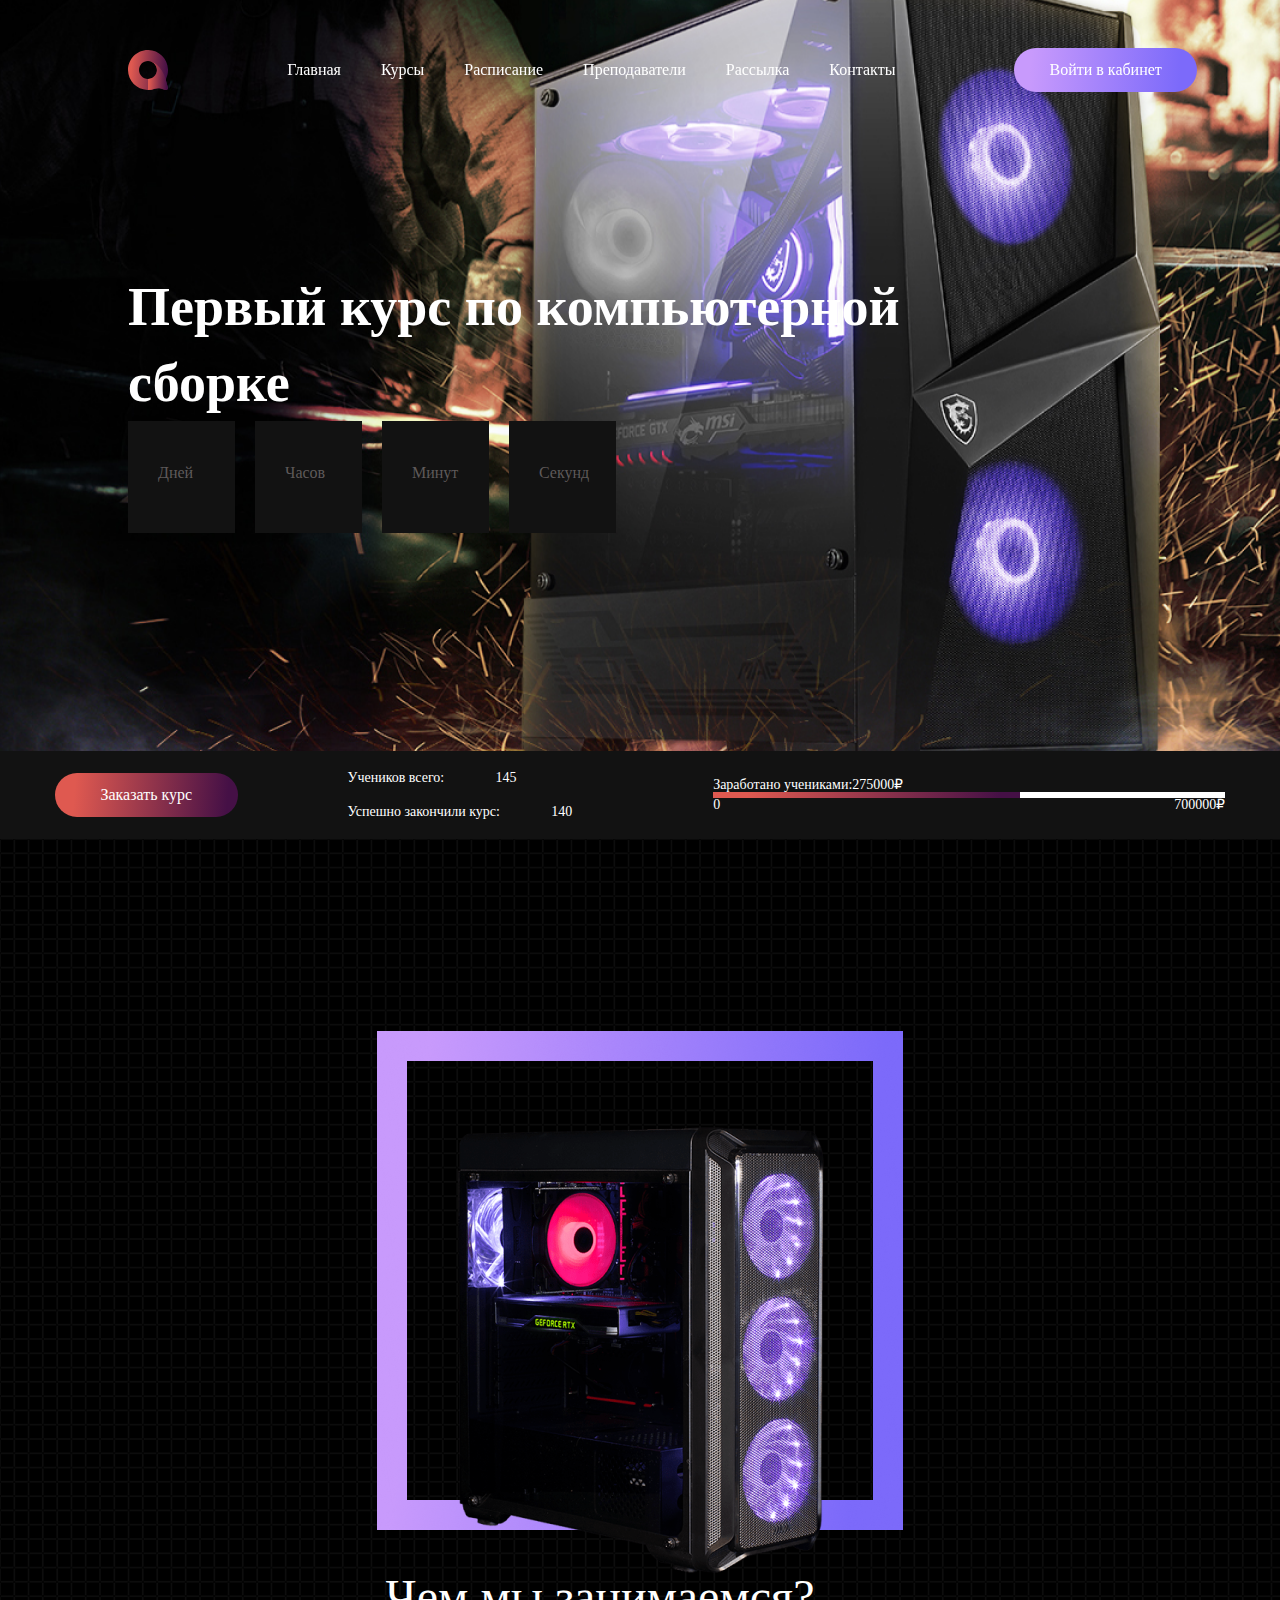
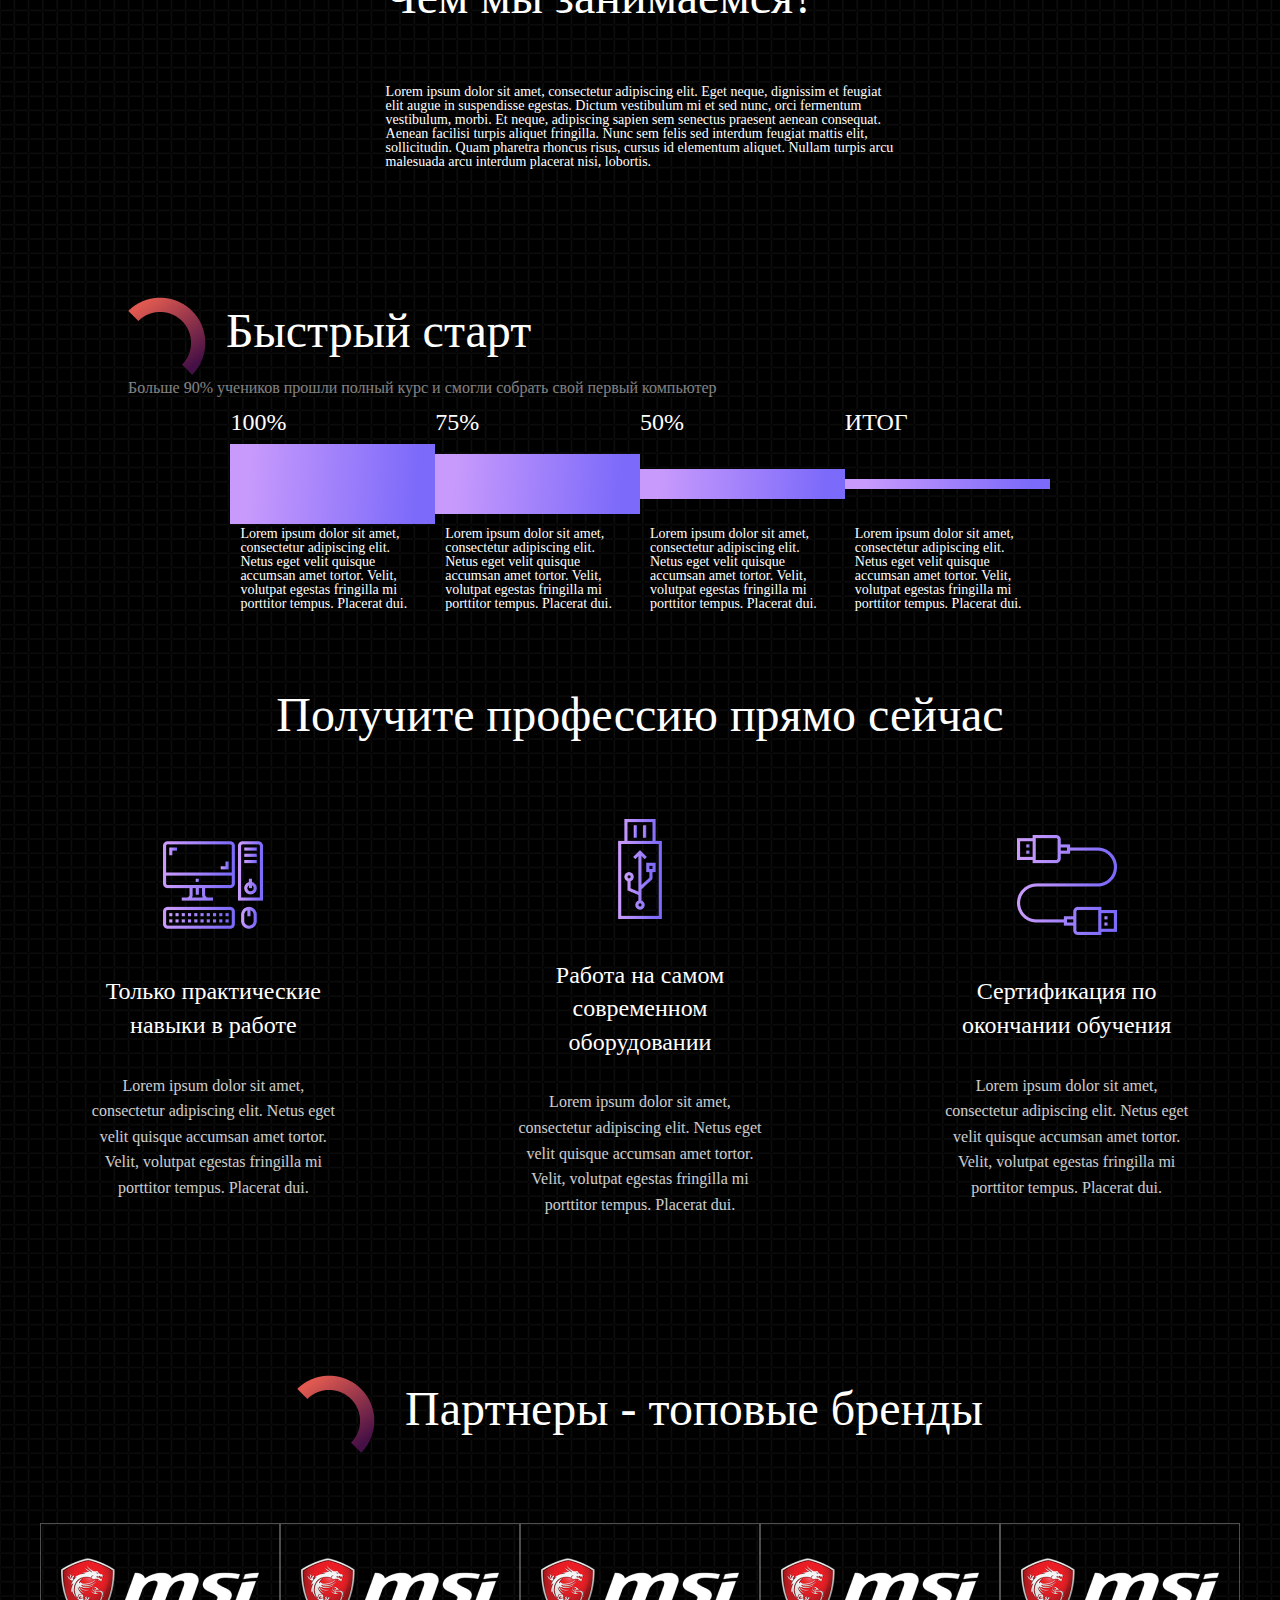
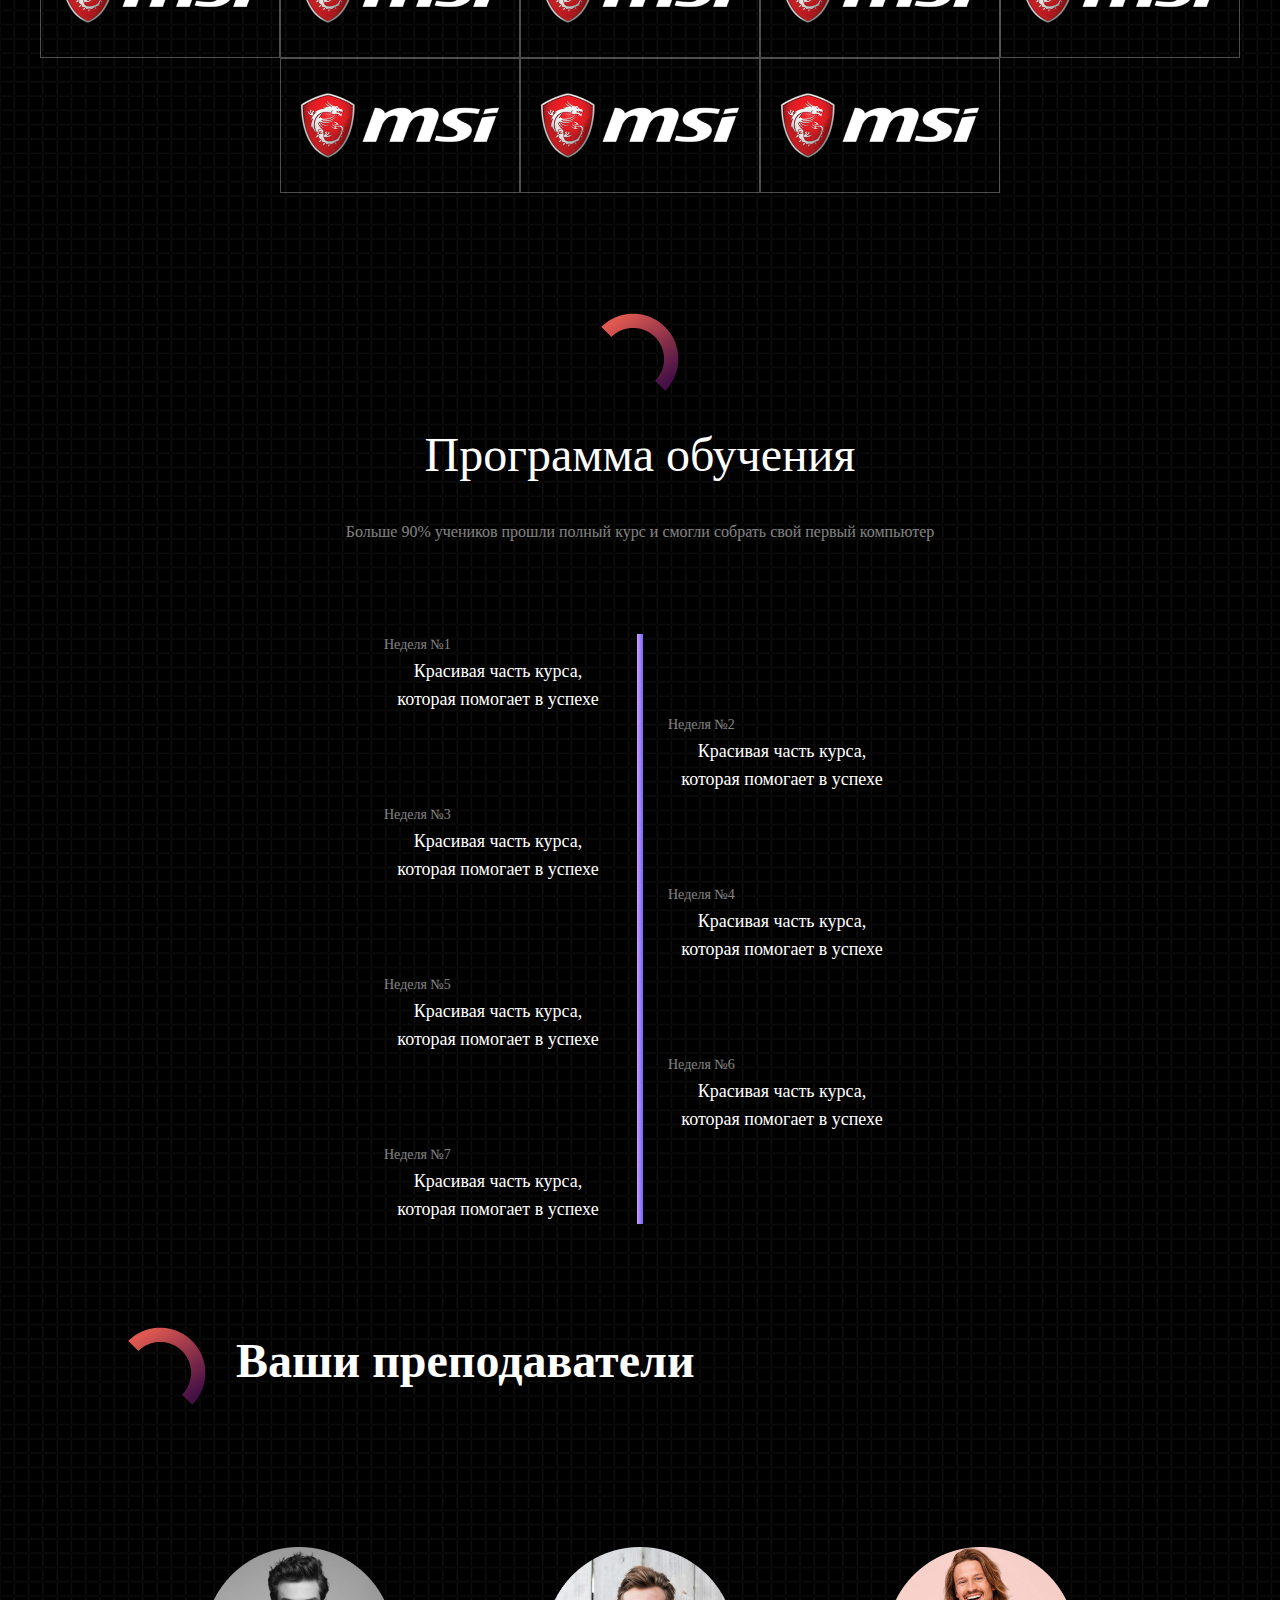
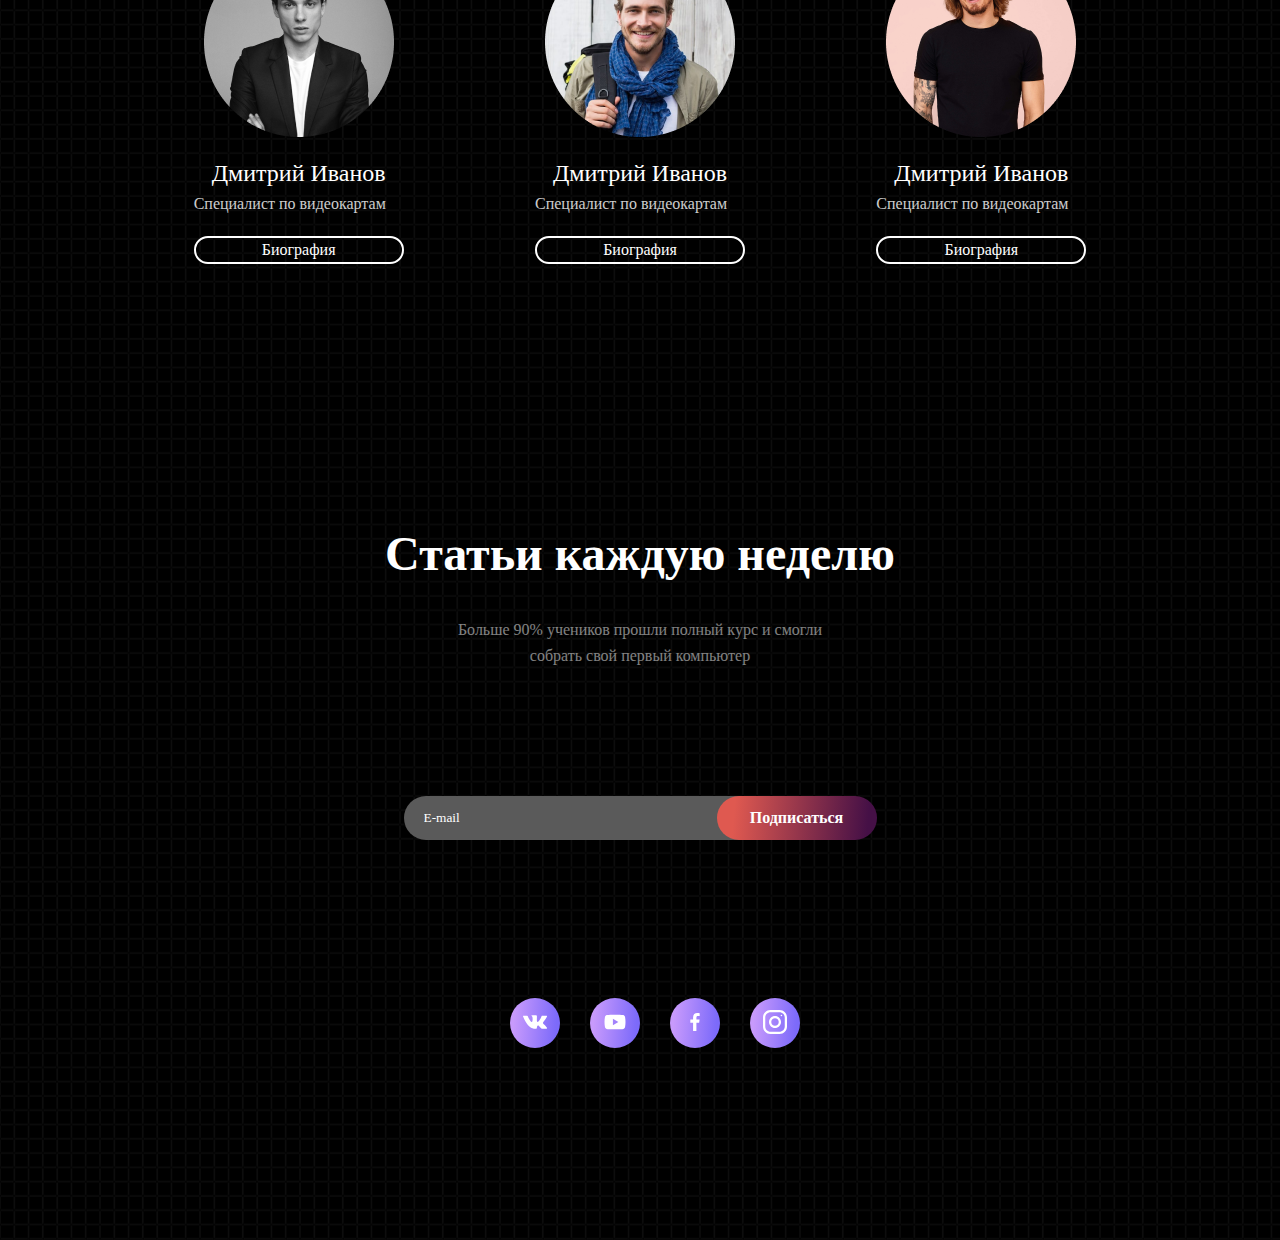
<file: index.html>
<!DOCTYPE html>
<html lang="en">
<head>
    <meta charset="UTF-8">
    <meta http-equiv="X-UA-Compatible" content="IE=edge">
    <meta name="viewport" content="width=device-width, initial-scale=1.0">
    <title>COURSE-WEBSITE-LAYOUT</title>
    <link rel="stylesheet" href="css/style.css">
</head>
<body>
    <div class="wrapper">
        <header class="header">
            <div class="container">
                    <div class="header__burger">
                        <span></span>
                    </div>
                    <div class="logo">
                        <img src="img/icons/Group.svg" alt="">
                    </div>
                    <nav class="header__menu">
                    <ul class="header__list">
                        <div class="cabinet-clone">
                            <a href="#">Войти в кабинет</a>
                        </div>
                        <li><a href="#">Главная</a></li>
                        <li><a href="#">Курсы</a></li>
                        <li><a href="#">Расписание</a></li>
                        <li><a href="#">Преподаватели</a></li>
                        <li><a href="#">Рассылка</a></li>
                        <li><a href="#">Контакты</a></li>
                    </ul>
                    </nav>
                    <div class="cabinet">
                        <a href="#">Войти в кабинет</a>
                    </div>
            </div>
        </header>
        <div class="content">
            <div class="main-1">
                <div class="main-1__timer">
                <h2>Первый курс 
                    по компьютерной сборке
                </h2>
                <div class="countdown">
                    <div class="time-section">
                        <span class="count" id="days"></span>
                        <span class="units">Дней</span>
                    </div>
                    <div class="time-section">
                        <span class="count" id="hours"></span>
                        <span class="units">Часов</span>
                    </div>
                    <div class="time-section">
                        <span class="count" id="minutes"></span>
                        <span class="units">Минут</span>
                    </div>
                    <div class="time-section">
                        <span class="count" id="seconds"></span>
                        <span class="units">Секунд</span>
                    </div>
                </div>
                </div>
                <div class="main-1__bottom">
                    <div class="main-1__course">
                        <a href="#">Заказать курс</a>
                    </div>
                    <div class="main-1__students">
                        <div>Учеников всего:<span id = "students-all"></span></div>
                        <div>Успешно закончили курс:<span id = "students-done"></span></div>
                    </div>
                    <div class="main-1__earned">
                        <span>Заработано учениками:</span><span id = "students-earned"></span><span>₽</span>
                        <div class="main-1__earned-line">
                            <div class="main-1__earned-line-color"></div>
                        </div>
                        <div class="main-1__million-wrap">
                            <span>0</span>
                            <div>
                                <span id = "main-1__million"></span><span>₽</span>
                            </div>
                        </div>
                    </div>
                </div>
            </div>
            <div class="main-2">
                <div class="main-2__about">
                    <div class="main-2__about-img">
                        <img src="img/about__img.png" alt="">
                    </div>
                    <div class="main-2__about-text">
                        <h2>Чем мы занимаемся?</h2>
                        <p>Lorem ipsum dolor sit amet, consectetur adipiscing elit. Eget neque, dignissim et feugiat elit augue in suspendisse egestas. Dictum vestibulum mi et sed nunc, orci fermentum vestibulum, morbi. Et neque, adipiscing sapien sem senectus praesent aenean consequat. Aenean facilisi turpis aliquet fringilla. Nunc sem felis sed interdum feugiat mattis elit, sollicitudin. Quam pharetra rhoncus risus, cursus id elementum aliquet. Nullam turpis arcu malesuada arcu interdum placerat nisi, lobortis. 
                        </p>
                    </div>
                </div>
                <div class="main-2__fast-start">
                    <div class="main-2__fast-start-title">
                        <h2><span><img class="rotation-circle" src="img/Ellipse 1 (Stroke).png" alt=""></span>Быстрый старт</h2>
                        <p>Больше 90% учеников прошли полный курс и смогли собрать свой первый компьютер</p>
                    </div>
                    <div class="graph">
                        <div>
                            <span class="graph-proc">100%</span>
                            <span class="graph__part-1 graph-all"></span>
                            <p>Lorem ipsum dolor sit amet, consectetur adipiscing elit. Netus eget velit quisque accumsan amet tortor. Velit, volutpat egestas fringilla mi porttitor tempus. Placerat dui.
                            </p>
                        </div>
                        <div>
                            <span class="graph-proc">75%</span>
                            <span class="graph__part-2 graph-all"></span>
                            <p>Lorem ipsum dolor sit amet, consectetur adipiscing elit. Netus eget velit quisque accumsan amet tortor. Velit, volutpat egestas fringilla mi porttitor tempus. Placerat dui.
                            </p>
                        </div>
                        <div>
                            <span class="graph-proc">50%</span>
                            <span class="graph__part-3 graph-all"></span>
                            <p>Lorem ipsum dolor sit amet, consectetur adipiscing elit. Netus eget velit quisque accumsan amet tortor. Velit, volutpat egestas fringilla mi porttitor tempus. Placerat dui.
                            </p>
                        </div>
                        <div>
                            <span class="graph-proc">ИТОГ</span>
                            <span class="graph__part-4 graph-all"></span>
                            <p>Lorem ipsum dolor sit amet, consectetur adipiscing elit. Netus eget velit quisque accumsan amet tortor. Velit, volutpat egestas fringilla mi porttitor tempus. Placerat dui.
                            </p>
                        </div>
                    </div>
                </div>
                <div class="get-profession">
                    <h2>Получите профессию прямо сейчас</h2>
                    <div class="get-profession-container">
                        <div class="practice">
                            <img class="get-profession-animation" src="img/icon-1.png" alt="">
                            <h3>Только практические
                                навыки в работе
                            </h3>
                            <p>Lorem ipsum dolor sit amet, consectetur adipiscing elit. Netus eget velit quisque accumsan amet tortor. Velit, volutpat egestas fringilla mi porttitor tempus. Placerat dui.
                            </p>
                        </div>
                        <div class="equipment">
                            <img class="get-profession-animation" src="img/icon-2.png" alt="">
                            <h3>Работа на самом
                                современном оборудовании
                            </h3>
                            <p>Lorem ipsum dolor sit amet, consectetur adipiscing elit. Netus eget velit quisque accumsan amet tortor. Velit, volutpat egestas fringilla mi porttitor tempus. Placerat dui.
                            </p>
                        </div>
                        <div class="certification">
                            <img class="get-profession-animation" src="img/icon-3.png" alt="">
                            <h3>Сертификация
                                по окончании обучения
                            </h3>
                            <p>Lorem ipsum dolor sit amet, consectetur adipiscing elit. Netus eget velit quisque accumsan amet tortor. Velit, volutpat egestas fringilla mi porttitor tempus. Placerat dui.
                            </p>
                        </div>
                    </div>
                </div>
                <div class="partners">
                    <h2><span><img class="rotation-circle" src="img/Ellipse 1 (Stroke).png" alt=""></span>Партнеры - топовые бренды</h2>
                    <ul class="partners-list">
                        <li class="partners-item"><img src="img/msi.png" alt=""></li>
                        <li class="partners-item"><img src="img/msi.png" alt=""></li>
                        <li class="partners-item"><img src="img/msi.png" alt=""></li>
                        <li class="partners-item"><img src="img/msi.png" alt=""></li>
                        <li class="partners-item"><img src="img/msi.png" alt=""></li>
                        <li class="partners-item"><img src="img/msi.png" alt=""></li>
                        <li class="partners-item"><img src="img/msi.png" alt=""></li>
                        <li class="partners-item"><img src="img/msi.png" alt=""></li>
                    </ul>
                </div>
                <div class="training-program">
                    <h2><span><img class="rotation-circle" src="img/Ellipse 1 (Stroke).png" alt=""></span>Программа обучения</h2>
                    <p>Больше 90% учеников прошли полный курс и смогли собрать свой первый компьютер</p>
                    <div class="training-program-tree">
                        <ul class="tree-list">
                            <li>
                                <h4>Неделя №1</h4>
                                <p>Красивая часть курса,
                                    которая помогает в успехе
                                </p>
                            </li>
                            <li>
                                <h4>Неделя №2</h4>
                                <p>Красивая часть курса,
                                    которая помогает в успехе
                                </p>
                            </li>
                            <li>
                                <h4>Неделя №3</h4>
                                <p>Красивая часть курса,
                                    которая помогает в успехе
                                </p>
                            </li>
                            <li>
                                <h4>Неделя №4</h4>
                                <p>Красивая часть курса,
                                    которая помогает в успехе
                                </p>
                            </li>
                            <li>
                                <h4>Неделя №5</h4>
                                <p>Красивая часть курса,
                                    которая помогает в успехе
                                </p>
                            </li>
                            <li>
                                <h4>Неделя №6</h4>
                                <p>Красивая часть курса,
                                    которая помогает в успехе
                                </p>
                            </li>
                            <li>
                                <h4>Неделя №7</h4>
                                <p>Красивая часть курса,
                                    которая помогает в успехе
                                </p>
                            </li>
                        </ul>
                    </div>
                </div>
                <div class="teachers">
                    <h2><span><img class="rotation-circle" src="img/Ellipse 1 (Stroke).png" alt=""></span>Ваши преподаватели</h2>
                    <ul class="teachers-list">
                        <li class="teachers-item">
                            <a href="#" class="teachers-link">
                                <div class="teachers-img"><img src="img/teachers1.png" alt=""></div>
                                <h5 class="teachers-name">Дмитрий Иванов</h5>
                                <span class="teachers-specialization">Специалист по видеокартам</span>
                                <span class="teachers-biography">Биография</span>
                            </a>
                        </li>
                        <li class="teachers-item">
                            <a href="#" class="teachers-link">
                                <div class="teachers-img"><img src="img/teachers2.png" alt=""></div>
                                <h5 class="teachers-name">Дмитрий Иванов</h5>
                                <span class="teachers-specialization">Специалист по видеокартам</span>
                                <span class="teachers-biography">Биография</span>
                            </a>
                        </li>
                        <li class="teachers-item">
                            <a href="#" class="teachers-link">
                                <div class="teachers-img"><img src="img/teachers3.png" alt=""></div>
                                <h5 class="teachers-name">Дмитрий Иванов</h5>
                                <span class="teachers-specialization">Специалист по видеокартам</span>
                                <span class="teachers-biography">Биография</span>
                            </a>
                        </li>
                    </ul>
                </div>
                <div class="mailing">
                    <h2>Статьи каждую неделю</h2>
                    <p>Больше 90% учеников прошли полный курс и смогли собрать свой первый компьютер</p>
                    <form id = "form" action="#">
                        <input id = "email" type="email" value="E-mail">
                        <input id = "submit" type="submit" value="Подписаться">
                    </form>
                    <ul class="social-list">
                        <li>
                            <a href="#" class="social-link">
                                <img src="img/icons/vk.svg" alt="">
                            </a>
                        </li>
                        <li>
                            <a href="#" class="social-link">
                                <img src="img/icons/youtube.svg" alt="">
                            </a>
                        </li>
                        <li>
                            <a href="#" class="social-link">
                                <img src="img/icons/facebook.svg" alt="">
                            </a>
                        </li>
                        <li>
                            <a href="#" class="social-link">
                                <img src="img/icons/instagram.svg" alt="">
                            </a>
                        </li>
                    </ul>
                </div>
            </div>
        </div>
    </div>
    <script src="https://code.jquery.com/jquery-3.6.0.min.js"></script>
    <script src="js/countDown.js"></script>
    <script src="js/countNum.js"></script>
    <script src="js/scrollAnim.js"></script>
    <script src="js/script.js"></script>
</body>
</html>
</file>
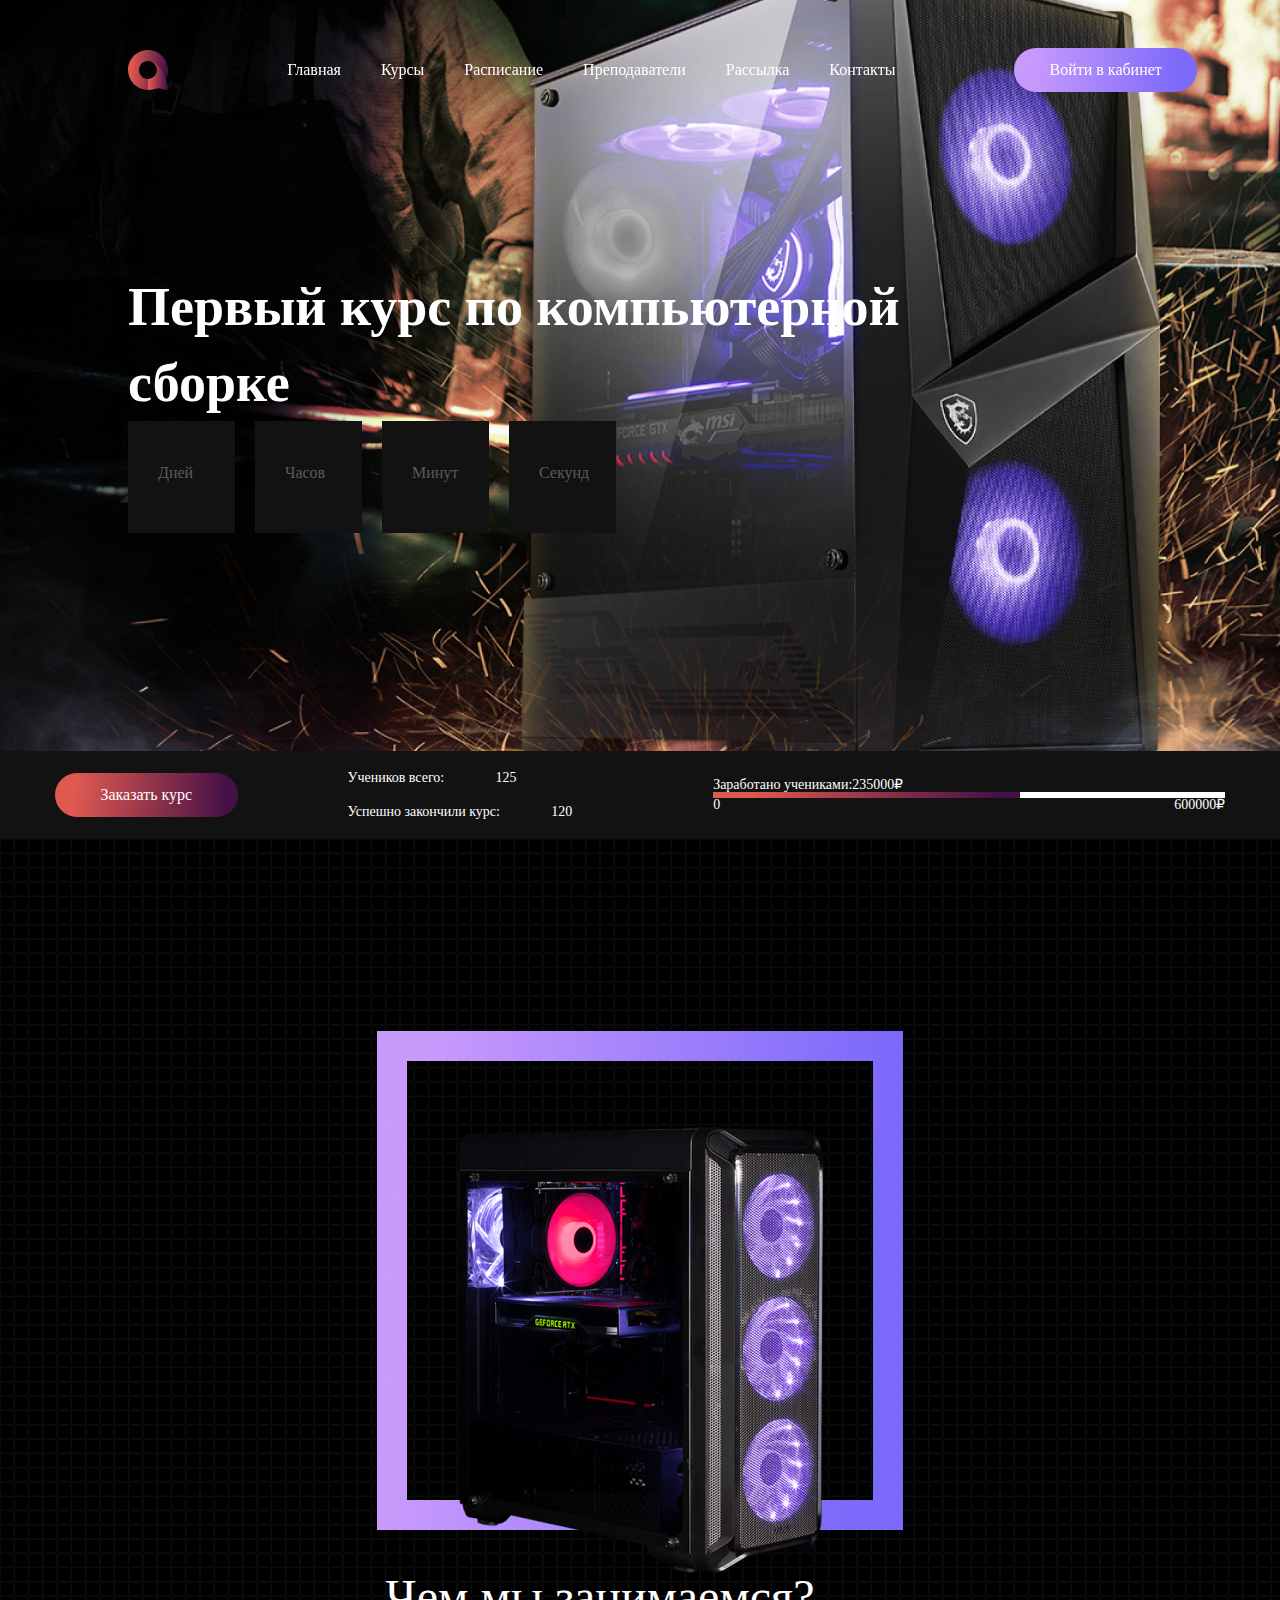
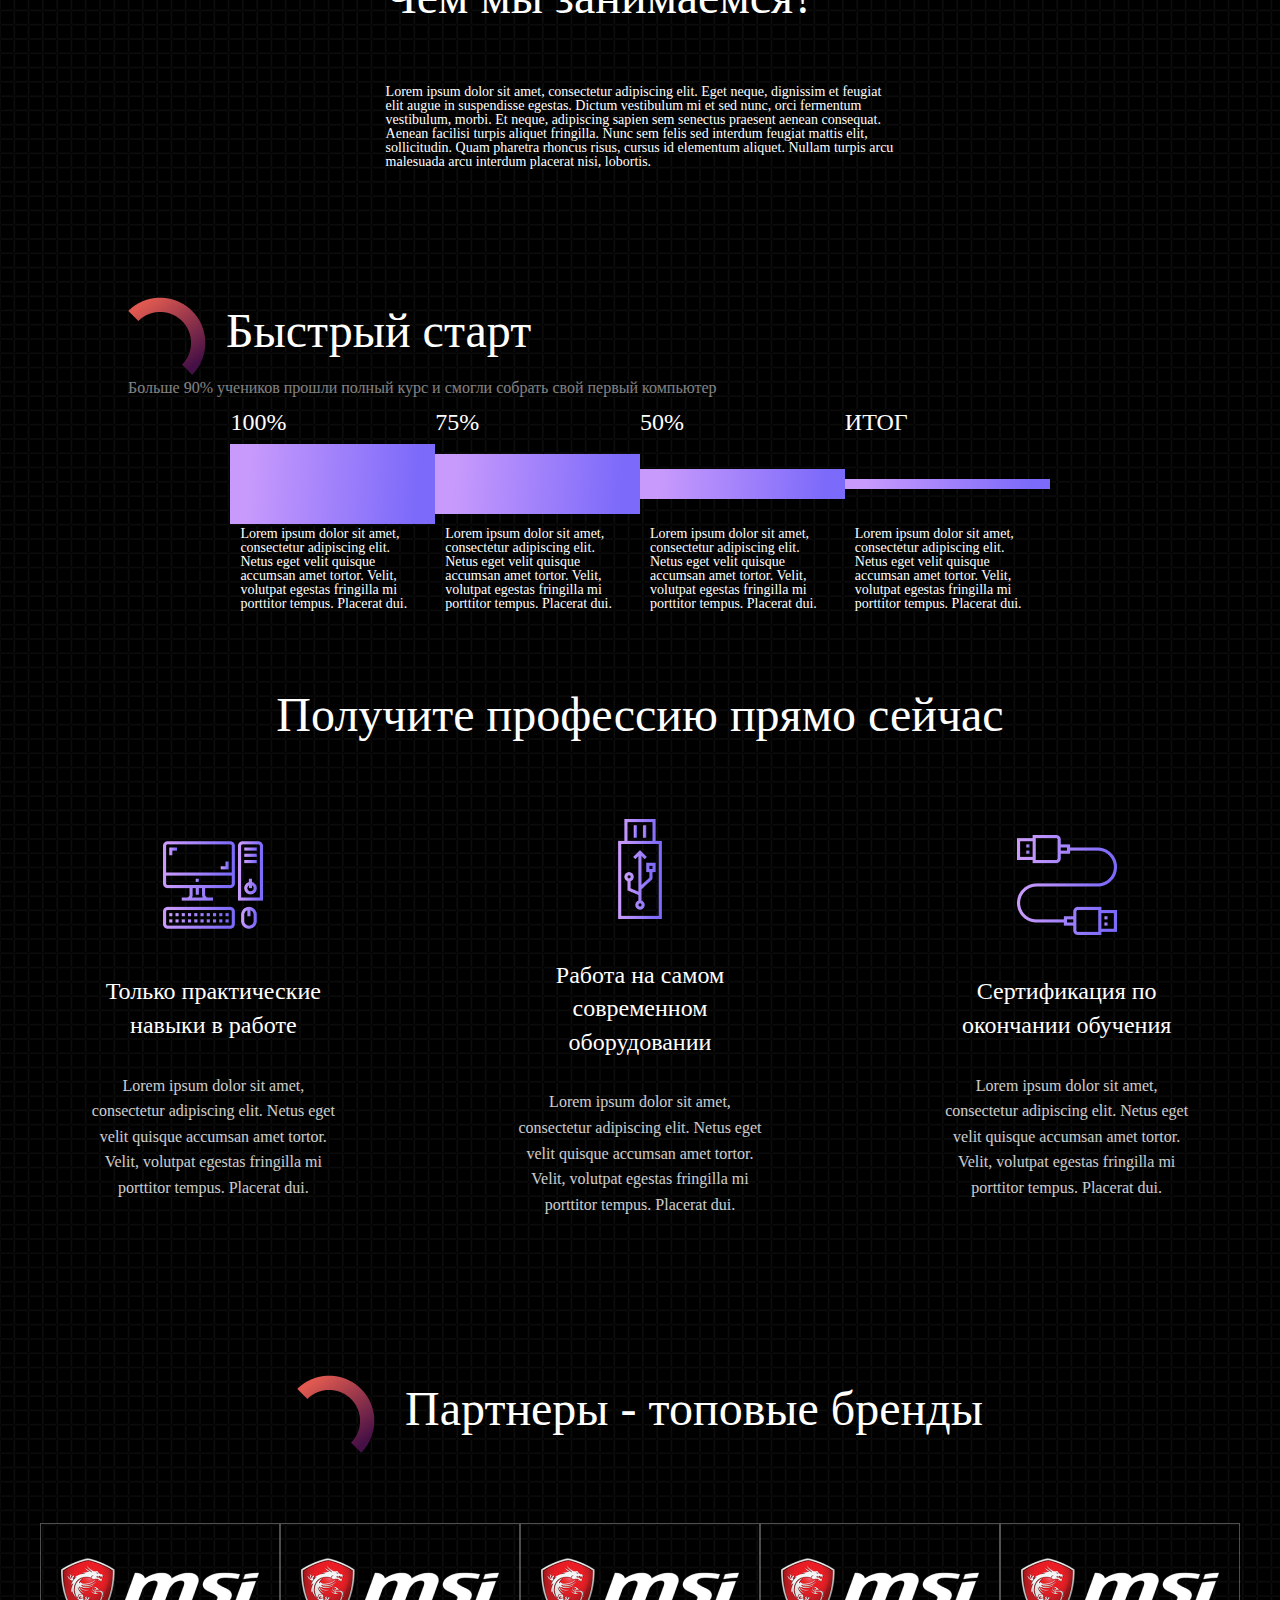
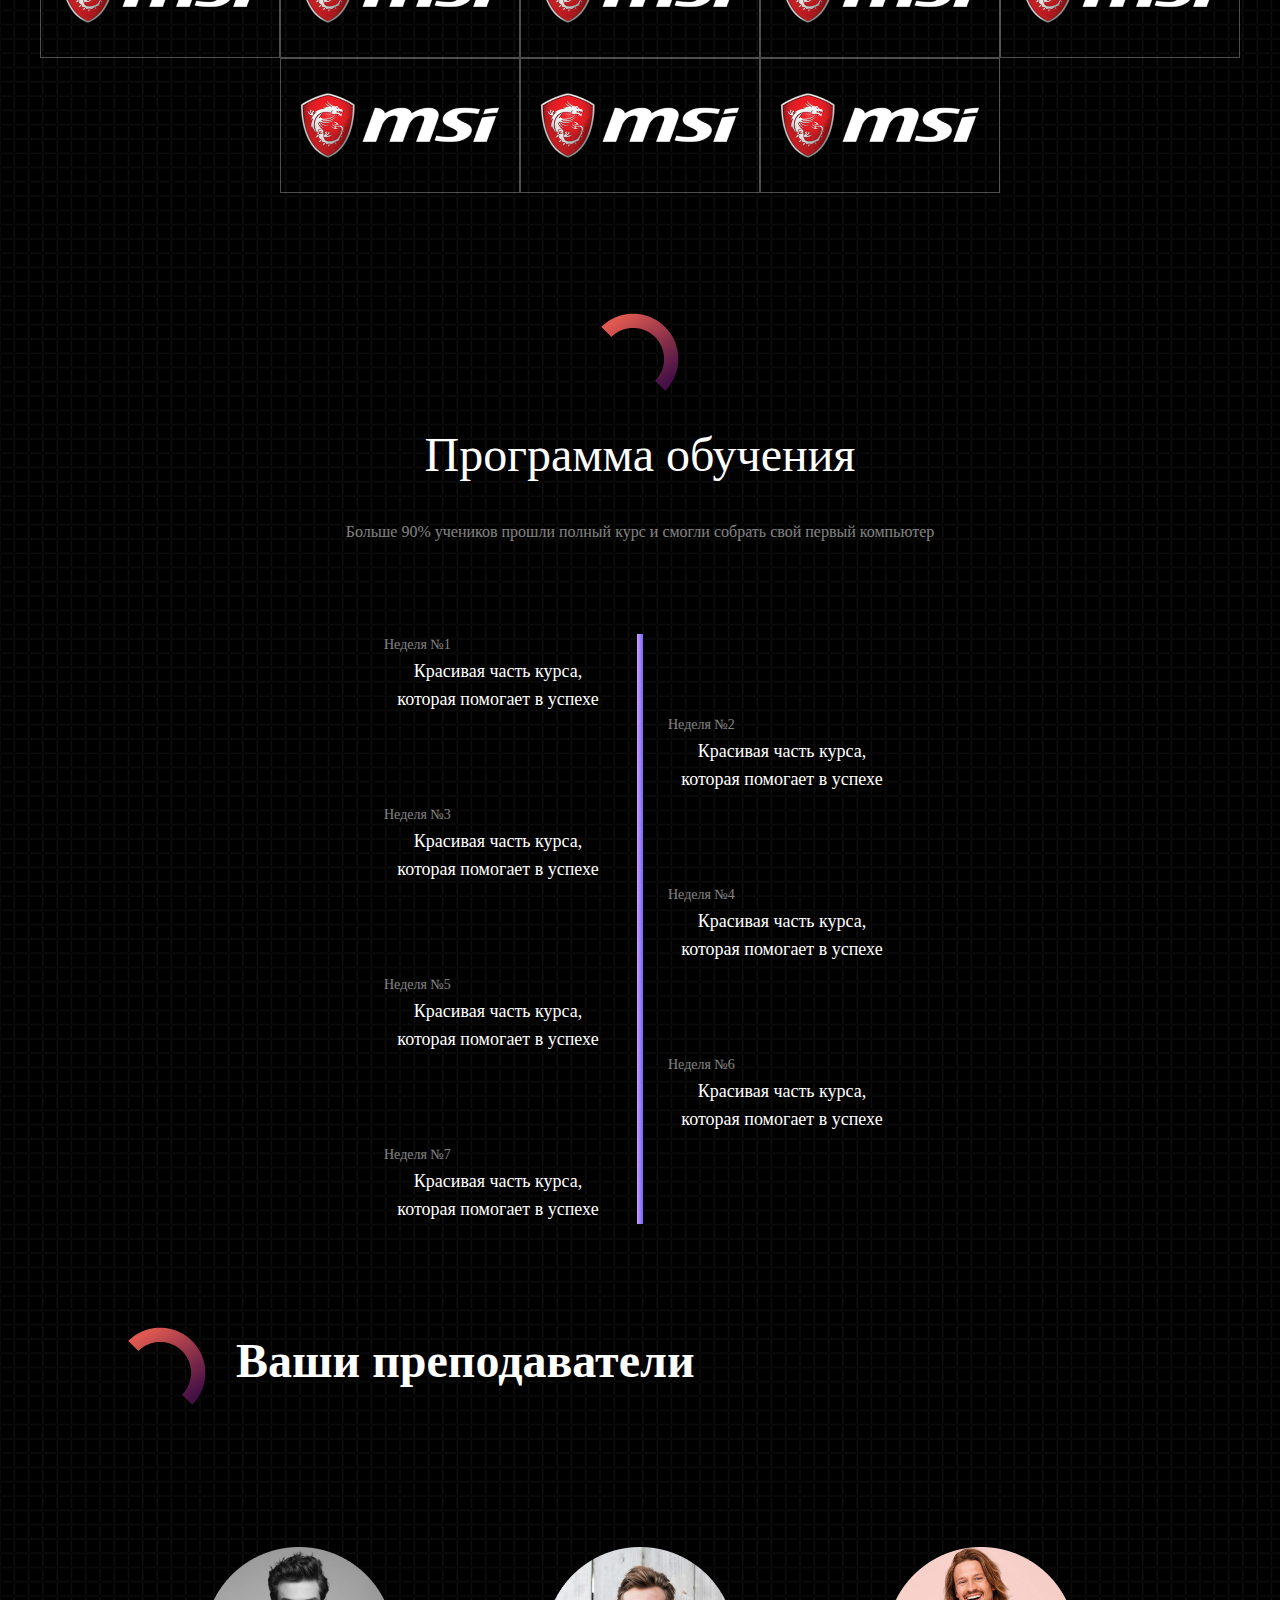
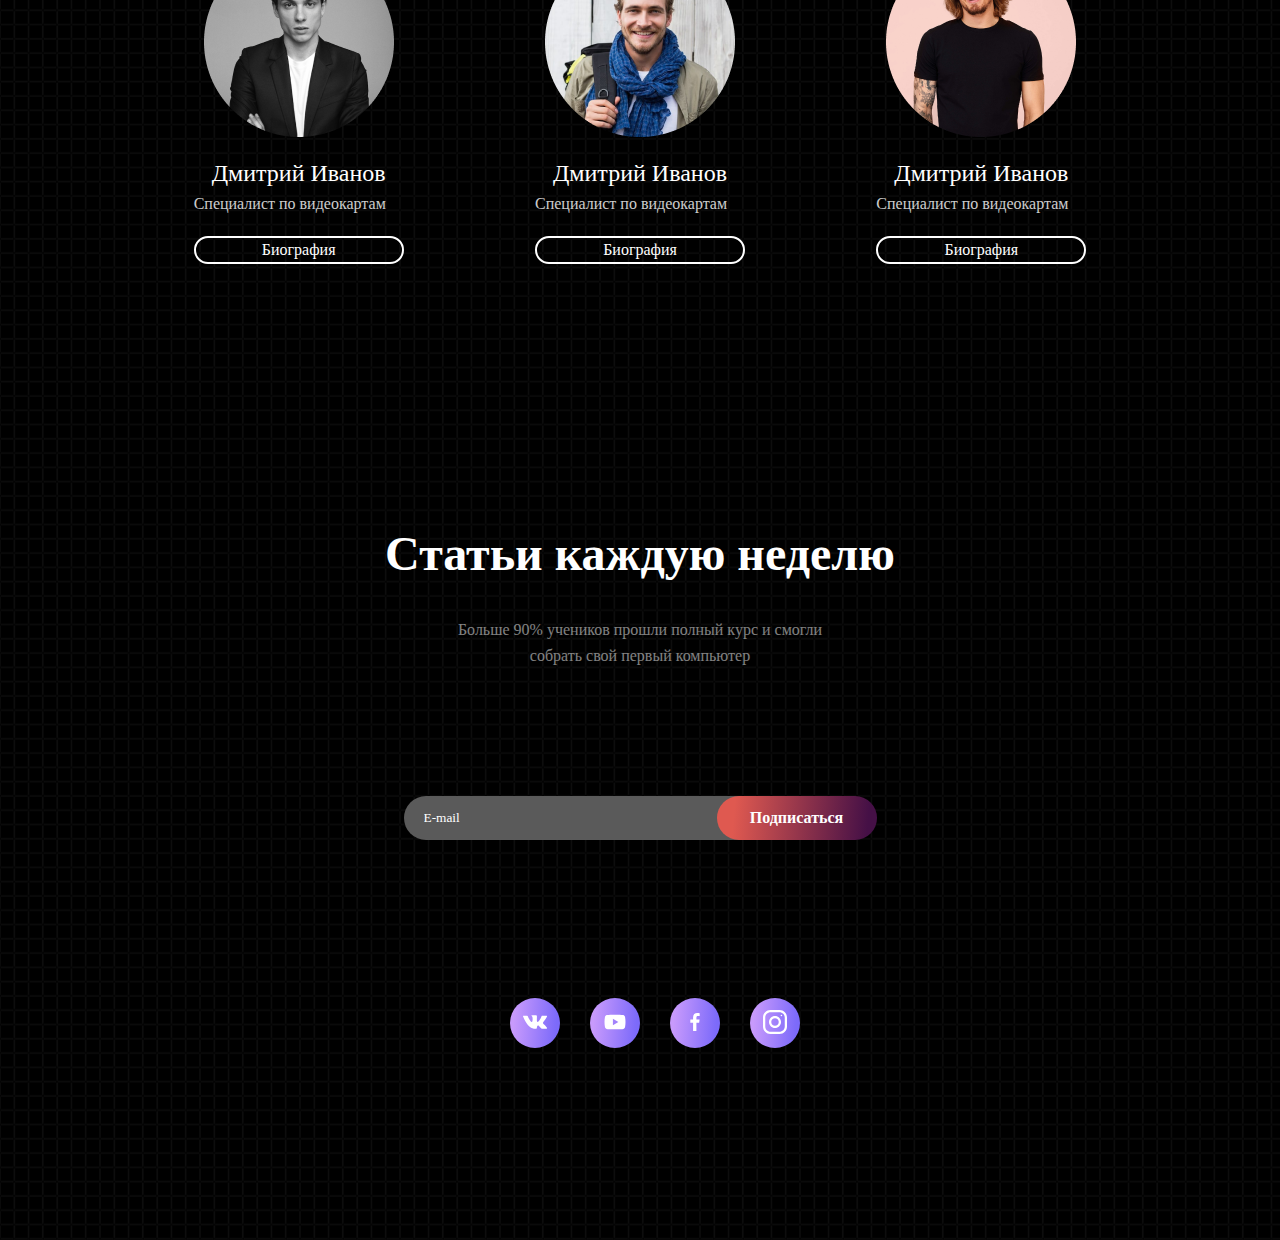
<file: html/index.html>
<!DOCTYPE html>
<html lang="en">
<head>
    <meta charset="UTF-8">
    <meta http-equiv="X-UA-Compatible" content="IE=edge">
    <meta name="viewport" content="width=device-width, initial-scale=1.0">
    <title>COURSE-WEBSITE-LAYOUT</title>
    <link rel="stylesheet" href="../css/style.css">
</head>
<body>
    <div class="wrapper">
        <header class="header">
            <div class="container">
                    <div class="header__burger">
                        <span></span>
                    </div>
                    <div class="logo">
                        <img src="../img/icons/Group.svg" alt="">
                    </div>
                    <nav class="header__menu">
                    <ul class="header__list">
                        <div class="cabinet-clone">
                            <a href="#">Войти в кабинет</a>
                        </div>
                        <li><a href="#">Главная</a></li>
                        <li><a href="#">Курсы</a></li>
                        <li><a href="#">Расписание</a></li>
                        <li><a href="#">Преподаватели</a></li>
                        <li><a href="#">Рассылка</a></li>
                        <li><a href="#">Контакты</a></li>
                    </ul>
                    </nav>
                    <div class="cabinet">
                        <a href="#">Войти в кабинет</a>
                    </div>
            </div>
        </header>
        <div class="content">
            <div class="main-1">
                <div class="main-1__timer">
                <h2>Первый курс 
                    по компьютерной сборке
                </h2>
                <div class="countdown">
                    <div class="time-section">
                        <span class="count" id="days"></span>
                        <span class="units">Дней</span>
                    </div>
                    <div class="time-section">
                        <span class="count" id="hours"></span>
                        <span class="units">Часов</span>
                    </div>
                    <div class="time-section">
                        <span class="count" id="minutes"></span>
                        <span class="units">Минут</span>
                    </div>
                    <div class="time-section">
                        <span class="count" id="seconds"></span>
                        <span class="units">Секунд</span>
                    </div>
                </div>
                </div>
                <div class="main-1__bottom">
                    <div class="main-1__course">
                        <a href="#">Заказать курс</a>
                    </div>
                    <div class="main-1__students">
                        <div>Учеников всего:<span id = "students-all"></span></div>
                        <div>Успешно закончили курс:<span id = "students-done"></span></div>
                    </div>
                    <div class="main-1__earned">
                        <span>Заработано учениками:</span><span id = "students-earned"></span><span>₽</span>
                        <div class="main-1__earned-line">
                            <div class="main-1__earned-line-color"></div>
                        </div>
                        <div class="main-1__million-wrap">
                            <span>0</span>
                            <div>
                                <span id = "main-1__million"></span><span>₽</span>
                            </div>
                        </div>
                    </div>
                </div>
            </div>
            <div class="main-2">
                <div class="main-2__about">
                    <div class="main-2__about-img">
                        <img src="../img/about__img.png" alt="">
                    </div>
                    <div class="main-2__about-text">
                        <h2>Чем мы занимаемся?</h2>
                        <p>Lorem ipsum dolor sit amet, consectetur adipiscing elit. Eget neque, dignissim et feugiat elit augue in suspendisse egestas. Dictum vestibulum mi et sed nunc, orci fermentum vestibulum, morbi. Et neque, adipiscing sapien sem senectus praesent aenean consequat. Aenean facilisi turpis aliquet fringilla. Nunc sem felis sed interdum feugiat mattis elit, sollicitudin. Quam pharetra rhoncus risus, cursus id elementum aliquet. Nullam turpis arcu malesuada arcu interdum placerat nisi, lobortis. 
                        </p>
                    </div>
                </div>
                <div class="main-2__fast-start">
                    <div class="main-2__fast-start-title">
                        <h2><span><img class="rotation-circle" src="../img/Ellipse 1 (Stroke).png" alt=""></span>Быстрый старт</h2>
                        <p>Больше 90% учеников прошли полный курс и смогли собрать свой первый компьютер</p>
                    </div>
                    <div class="graph">
                        <div>
                            <span class="graph-proc">100%</span>
                            <span class="graph__part-1 graph-all"></span>
                            <p>Lorem ipsum dolor sit amet, consectetur adipiscing elit. Netus eget velit quisque accumsan amet tortor. Velit, volutpat egestas fringilla mi porttitor tempus. Placerat dui.
                            </p>
                        </div>
                        <div>
                            <span class="graph-proc">75%</span>
                            <span class="graph__part-2 graph-all"></span>
                            <p>Lorem ipsum dolor sit amet, consectetur adipiscing elit. Netus eget velit quisque accumsan amet tortor. Velit, volutpat egestas fringilla mi porttitor tempus. Placerat dui.
                            </p>
                        </div>
                        <div>
                            <span class="graph-proc">50%</span>
                            <span class="graph__part-3 graph-all"></span>
                            <p>Lorem ipsum dolor sit amet, consectetur adipiscing elit. Netus eget velit quisque accumsan amet tortor. Velit, volutpat egestas fringilla mi porttitor tempus. Placerat dui.
                            </p>
                        </div>
                        <div>
                            <span class="graph-proc">ИТОГ</span>
                            <span class="graph__part-4 graph-all"></span>
                            <p>Lorem ipsum dolor sit amet, consectetur adipiscing elit. Netus eget velit quisque accumsan amet tortor. Velit, volutpat egestas fringilla mi porttitor tempus. Placerat dui.
                            </p>
                        </div>
                    </div>
                </div>
                <div class="get-profession">
                    <h2>Получите профессию прямо сейчас</h2>
                    <div class="get-profession-container">
                        <div class="practice">
                            <img class="get-profession-animation" src="../img/icon-1.png" alt="">
                            <h3>Только практические
                                навыки в работе
                            </h3>
                            <p>Lorem ipsum dolor sit amet, consectetur adipiscing elit. Netus eget velit quisque accumsan amet tortor. Velit, volutpat egestas fringilla mi porttitor tempus. Placerat dui.
                            </p>
                        </div>
                        <div class="equipment">
                            <img class="get-profession-animation" src="../img/icon-2.png" alt="">
                            <h3>Работа на самом
                                современном оборудовании
                            </h3>
                            <p>Lorem ipsum dolor sit amet, consectetur adipiscing elit. Netus eget velit quisque accumsan amet tortor. Velit, volutpat egestas fringilla mi porttitor tempus. Placerat dui.
                            </p>
                        </div>
                        <div class="certification">
                            <img class="get-profession-animation" src="../img/icon-3.png" alt="">
                            <h3>Сертификация
                                по окончании обучения
                            </h3>
                            <p>Lorem ipsum dolor sit amet, consectetur adipiscing elit. Netus eget velit quisque accumsan amet tortor. Velit, volutpat egestas fringilla mi porttitor tempus. Placerat dui.
                            </p>
                        </div>
                    </div>
                </div>
                <div class="partners">
                    <h2><span><img class="rotation-circle" src="../img/Ellipse 1 (Stroke).png" alt=""></span>Партнеры - топовые бренды</h2>
                    <ul class="partners-list">
                        <li class="partners-item"><img src="../img/msi.png" alt=""></li>
                        <li class="partners-item"><img src="../img/msi.png" alt=""></li>
                        <li class="partners-item"><img src="../img/msi.png" alt=""></li>
                        <li class="partners-item"><img src="../img/msi.png" alt=""></li>
                        <li class="partners-item"><img src="../img/msi.png" alt=""></li>
                        <li class="partners-item"><img src="../img/msi.png" alt=""></li>
                        <li class="partners-item"><img src="../img/msi.png" alt=""></li>
                        <li class="partners-item"><img src="../img/msi.png" alt=""></li>
                    </ul>
                </div>
                <div class="training-program">
                    <h2><span><img class="rotation-circle" src="../img/Ellipse 1 (Stroke).png" alt=""></span>Программа обучения</h2>
                    <p>Больше 90% учеников прошли полный курс и смогли собрать свой первый компьютер</p>
                    <div class="training-program-tree">
                        <ul class="tree-list">
                            <li>
                                <h4>Неделя №1</h4>
                                <p>Красивая часть курса,
                                    которая помогает в успехе
                                </p>
                            </li>
                            <li>
                                <h4>Неделя №2</h4>
                                <p>Красивая часть курса,
                                    которая помогает в успехе
                                </p>
                            </li>
                            <li>
                                <h4>Неделя №3</h4>
                                <p>Красивая часть курса,
                                    которая помогает в успехе
                                </p>
                            </li>
                            <li>
                                <h4>Неделя №4</h4>
                                <p>Красивая часть курса,
                                    которая помогает в успехе
                                </p>
                            </li>
                            <li>
                                <h4>Неделя №5</h4>
                                <p>Красивая часть курса,
                                    которая помогает в успехе
                                </p>
                            </li>
                            <li>
                                <h4>Неделя №6</h4>
                                <p>Красивая часть курса,
                                    которая помогает в успехе
                                </p>
                            </li>
                            <li>
                                <h4>Неделя №7</h4>
                                <p>Красивая часть курса,
                                    которая помогает в успехе
                                </p>
                            </li>
                        </ul>
                    </div>
                </div>
                <div class="teachers">
                    <h2><span><img class="rotation-circle" src="../img/Ellipse 1 (Stroke).png" alt=""></span>Ваши преподаватели</h2>
                    <ul class="teachers-list">
                        <li class="teachers-item">
                            <a href="#" class="teachers-link">
                                <div class="teachers-img"><img src="../img/teachers1.png" alt=""></div>
                                <h5 class="teachers-name">Дмитрий Иванов</h5>
                                <span class="teachers-specialization">Специалист по видеокартам</span>
                                <span class="teachers-biography">Биография</span>
                            </a>
                        </li>
                        <li class="teachers-item">
                            <a href="#" class="teachers-link">
                                <div class="teachers-img"><img src="../img/teachers2.png" alt=""></div>
                                <h5 class="teachers-name">Дмитрий Иванов</h5>
                                <span class="teachers-specialization">Специалист по видеокартам</span>
                                <span class="teachers-biography">Биография</span>
                            </a>
                        </li>
                        <li class="teachers-item">
                            <a href="#" class="teachers-link">
                                <div class="teachers-img"><img src="../img/teachers3.png" alt=""></div>
                                <h5 class="teachers-name">Дмитрий Иванов</h5>
                                <span class="teachers-specialization">Специалист по видеокартам</span>
                                <span class="teachers-biography">Биография</span>
                            </a>
                        </li>
                    </ul>
                </div>
                <div class="mailing">
                    <h2>Статьи каждую неделю</h2>
                    <p>Больше 90% учеников прошли полный курс и смогли собрать свой первый компьютер</p>
                    <form id = "form" action="#">
                        <input id = "email" type="email" value="E-mail">
                        <input id = "submit" type="submit" value="Подписаться">
                    </form>
                    <ul class="social-list">
                        <li>
                            <a href="#" class="social-link">
                                <img src="../img/icons/vk.svg" alt="">
                            </a>
                        </li>
                        <li>
                            <a href="#" class="social-link">
                                <img src="../img/icons/youtube.svg" alt="">
                            </a>
                        </li>
                        <li>
                            <a href="#" class="social-link">
                                <img src="../img/icons/facebook.svg" alt="">
                            </a>
                        </li>
                        <li>
                            <a href="#" class="social-link">
                                <img src="../img/icons/instagram.svg" alt="">
                            </a>
                        </li>
                    </ul>
                </div>
            </div>
        </div>
    </div>
    <script src="https://code.jquery.com/jquery-3.6.0.min.js"></script>
    <script src="../js/countDown.js"></script>
    <script src="../js/countNum.js"></script>
    <script src="../js/scrollAnim.js"></script>
    <script src="../js/script.js"></script>
</body>
</html>
</file>
<file: css/style.css>
/*Обнуление*/
*{padding: 0;margin: 0;border: 0;}
*,*:before,*:after{-moz-box-sizing: border-box;-webkit-box-sizing: border-box;box-sizing: border-box;}
:focus,:active{outline: none;}
a:focus,a:active{outline: none;}
nav,footer,header,aside{display: block;}
html,body{height:100%;width:100%;font-size:100%;line-height:1;font-size:14px;-ms-text-size-adjust:100%;-moz-text-size-adjust:100%;-webkit-text-size-adjust:100%;}
input,button,textarea{font-family:inherit;}
input::-ms-clear{display: none;}
button{cursor: pointer;}
button::-moz-focus-inner {padding:0;border:0;}
a,a:visited{text-decoration: none;}
a:hover{text-decoration: none;}
ul li{list-style: none;}
img{vertical-align: top;}
h1,h2,h3,h4,h5,h6{font-size:inherit;font-weight: inherit;}
/*--------------------*/
.wrapper{
    max-width: 1920px;
    margin: 0 auto;
    color: #fff;
}

.header {
    position: fixed;
    z-index: 50;
    width: 100%;
    left: 0;
    top: 0;
}
.header::before{
    content: "";
    position: absolute;
    top: 0;
    left: 0;
    width: 100%;
    height: 100%;
    z-index: 2;
}
.container {
    padding: 48px 3% 0px 5%;
    display: flex;
    align-items: center;
    justify-content: space-around;
    flex-wrap: wrap;
}
.header__burger {
    display: none;
}
.logo {
    position: relative;
    z-index: 3;
    padding: 0 20px;
}
.header__menu {
    position: relative;
    z-index: 2;
}
.header__list {
    display: flex;
    align-items: center;
    justify-content: space-between;
    flex-wrap: wrap;
}
.header__list li{
    padding: 10px;
    margin: 0px 20px 0px 0px;
}
.header__list li a{
    color: #fff;
    font-weight: 400;
    font-size: 16px;
    line-height: 150%;
}
.cabinet {
    position: relative;
    z-index: 2;
    background: linear-gradient(94.26deg, #C89AFC 9.51%, #7C6AFA 90.23%);
    width: 183px;
    height: 44px;
    border-radius: 50px;
    text-align: center;
    padding: 10px 0px 0px 0px;
}
.cabinet-clone{
    display: none;
}
.cabinet a{
    font-weight: 400;
    font-size: 16px;
    line-height: 150%;
    color: #fff;
}
.cabinet-clone a{
    display: none;
}
@media (max-width: 1000px) {
    body.lock{
        overflow: hidden;
    }
    .cabinet-clone {
        position: relative;
        z-index: 2;
        background: linear-gradient(94.26deg, #C89AFC 9.51%, #7C6AFA 90.23%);
        width: 183px;
        height: 44px;
        border-radius: 50px;
        text-align: center;
        padding: 10px 0px 0px 0px;
        display: block;
    }
    .cabinet{
        display: none;
    }
    .cabinet-clone a{
        display: block;
        font-weight: 400;
        font-size: 16px;
        line-height: 150%;
        color: #fff;
    }
    .header__menu{
        display: block;
        position: fixed;
        top: 0;
        left: -100%;
        overflow: auto;
        width: 100%;
        height: 100%;
        background-color: #0F0F0F;
        padding: 130px 0px 0px 50px;
        transition: all 0.3s ease;
    }
    .header__menu.active{
        left: 0;
        transition: all 0.3s ease;
    }
    .header__list{
        display: block;
    }
    .header__burger{
        display: block;
        position: relative;
        width: 30px;
        height: 20px;
        z-index: 3;
    }
    .header__burger span{
        position: absolute;
        background-color: #fff;
        width: 100%;
        height: 2px;
        left: 0;
        top: 9px;
        transition: all 0.3s ease;
    }
    .header__burger::before,
    .header__burger::after{
        content: "";
        background-color: #fff;
        position: absolute;
        width: 100%;
        height: 2px;
        left: 0;
        transition: all 0.3s ease;
    }
    .header__burger::before{
        top: 0;
    }
    .header__burger::after{
        bottom: 0;
    }
    .header__burger.active::before{
        transform: rotate(45deg);
        top: 9px;
    }
    .header__burger.active::after{
        transform: rotate(-45deg);
        bottom: 9px;
    }
    .header__burger.active span{
        transform: scale(0);
    }
}

/*-------------------------------------------------------------------------------*/
.content{
    width: auto;
}
.main-1{
    background: url(../img/main-screen__bgc.png) 100% 100% no-repeat;
    background-size: auto;
    padding: 270px 0 0 0;
}
.main-1__timer{
    padding: 0px 0px 0px 10%;
    margin: 0px 0px 218px 0px;
}
.main-1__timer h2{
    display: block;
    max-width: 820px;
    font-weight: 700;
    font-size: 54px;
    line-height: 140%;
}
@media (max-width: 767px) {
    .main-1__timer h2{
    font-size: calc(18px + (46 + 46 * 0.7) * ((100vw - 320px) / 1920));
    }
}
.countdown {
    display: flex;
    flex-wrap: wrap;
}
.time-section {
padding: 20px 30px;
width: 107px;
height: 112px;
background: #121212;
margin-right: 20px;
}
.count {
    color: #fff;
    font-weight: 700;
    font-size: 36px;
    line-height: 140%;
}
.units {
    font-weight: 400;
    font-size: 16px;
    line-height: 140%;
    text-align: center;
    color: #777171c5;
}
@media (max-width: 650px) {
    .time-section {
        padding: 10px 8px;
        width: 70px;
        height: 50px;
        background: #121212;
        margin-right: 5px;
        }
        .count {
            padding-left: 20%;
            font-size: 18px;
            line-height: 90%;
        }
}
@media (max-width: 340px) {
    .time-section {
        padding: 10px 5px;
        width: 50px;
        height: 40px;
        background: #121212;
        margin-right: 5px;
        }
        .count {
            padding-left: 20%;
            font-size: 14px;
            line-height: 90%;
        }
        .units {
            font-weight: 400;
            font-size: 12px;
        }
    }
.main-1__bottom{
    padding: 10px 0px 10px 0px;
    background: #121212;
    display: flex;
    align-items: center;
    justify-content: space-around;
    flex-wrap: wrap;
    width: 100%;
}

.main-1__course{
    background: linear-gradient(94.78deg, #DF5950 11.19%, #451046 93.72%);
    width: 183px;
    height: 44px;
    border-radius: 50px;
    text-align: center;
    padding: 10px 0px 0px 0px;
}
.main-1__course a{
    font-weight: 400;
    font-size: 16px;
    line-height: 150%;
    color: #fff;
}

.main-1__students {
    display: flex;
    flex-direction: column;
    width: 20%;
}
.main-1__students div{
    margin: 10px 0px 10px 0px;
}
.main-1__students div span{
    padding-left: 20%;
}
.main-1__earned {
    width: 40%;
}
.main-1__earned-line {
    height: 6px;
    background-color: #fff;
}
.main-1__earned-line-color{
    height: 6px;
    width: 60%;
    position: relative;
    background: linear-gradient(94.78deg, #DF5950 11.19%, #451046 93.72%);
}
._active{
    animation-name: run;
    animation-duration: 1s;
    animation-timing-function: linear;
}
@keyframes run {
    0%{
        opacity: 0;
        width:  0%;
    }
    100%{
        opacity: 100%;
        width: 100%;
    }
}
#main-1__million{
    
    color: #fff;
}
.main-1__million-wrap{
    display: flex;
    align-items: center;
    justify-content: space-between;
}

/*------------------------------------------------------------------*/

.main-2{
    background: url(../img/bgc.png) 0 0;
    height: auto;
}

.main-2__about{
    display: flex;
    flex-wrap: wrap;
    align-items: center;
    justify-content: space-around;
    padding: 15% 0px 10% 0px;
}
.main-2__about-img{
padding: 0px 10% 0px;
}
.main-2__about-img img{
    max-width: 100%;
}
.main-2__about-text p{
    padding: 0px 10% 0px;
}
.main-2__about-text h2{
    padding: 0px 10% 10%;;
    font-size: 48px;
}
@media (max-width: 767px) {
    .main-2__about-text h2{
    font-size: calc(18px + (46 + 46 * 0.7) * ((100vw - 320px) / 1920));
    }
}
.main-2__about-text p{
    max-width: 636px;
    max-height: 153px;
    
}

/*---------------------------------------------*/
.main-2__fast-start {
    margin: 0 10%;
}
.main-2__fast-start-title span {
    padding: 0px 20px 0px 0px;
}
.main-2__fast-start-title h2{
    line-height: 140%;
    font-size: 48px;
}
@media (max-width: 767px) {
    .main-2__fast-start-title h2{
    font-size: calc(18px + (46 + 46 * 0.7) * ((100vw - 320px) / 1920));
    }
}

.main-2__fast-start-title p{
    font-size: 16px;
    line-height: 160%;
    opacity: 0.5;
}
.rotation-circle{
    animation-name: go-rotation;
    animation-duration: 3s;
    animation-timing-function: linear;
    animation-iteration-count: infinite;
}
@media (max-width: 1000px) {
    .rotation-circle{
        width: 50px;
    }
}
@media (max-width: 767px) {
    .rotation-circle{
        width: 30px;
    }
}
@keyframes go-rotation {
    0%{
        transform: rotate(0deg);
    }
    100%{
        transform: rotate(360deg);
    }
}
/*--------------------------------------------------*/
.graph{
    display: flex;
    justify-content: center;
    flex-wrap: wrap;
    padding: 0px 0px 70px 0px;
}
.graph p{
    padding: 0 10px;
}
.graph div{
    min-width: 200px;
}
.graph-all{
    background: linear-gradient(94.26deg, #C89AFC 9.51%, #7C6AFA 90.23%);
    width: 100%;
    display: inline-block;
}
.graph__part-1{
    height: 80px;
}
.graph__part-2{
    margin: 10px 0;
    height: 60px;
    animation-delay: 1s;
}
.graph__part-3{
    margin: 25px 0;
    height: 30px;
    animation-delay: 2s;
}
.graph__part-4{
    margin: 35px 0;
    height: 10px;
    animation-delay: 3s;
}
@media (max-width: 1000px) {
    .graph__part-4{
        animation-delay: 0s;
    }
}
@media (max-width: 750px) {
    .graph__part-4{
        animation-delay: 1s;
    }
    .graph__part-3{
        animation-delay: 0s;
    }
}
@media (max-width: 500px) {
    .graph__part-4{
        animation-delay: 0s;
        margin: 0 0 35px;
    }
    .graph__part-3{
        animation-delay: 0s;
        margin: 0 0 25px;
    }
    .graph__part-2{
        animation-delay: 0s;
        margin: 0 0 10px;
    }
}
.graph-proc{
    display: block;
    position: relative;
    font-size: 24px;
    padding: 10px 0px 10px 0px;
}
.graph div{
    max-width: 20%;
}

/*---------------------------------------------------------*/

.get-profession {
    padding: 0px 0px 10% 0px;
}
.get-profession h2{
    font-size: 48px;
    text-align: center;
    padding: 0px 0px 70px 0px;
    line-height: 140%;
}
.get-profession h3{
    font-weight: 500;
    font-size: 24px;
    line-height: 140%;
    text-align: center;
    padding: 40px 0px 30px 0px;
}
.get-profession p{
    font-weight: 400;
    font-size: 16px;
    line-height: 160%;
    text-align: center;
    opacity: 0.8;
    padding: 0px 0px 30px 0px;
}
@media (max-width: 767px) {
    .get-profession h2{
        font-size: calc(18px + (30 + 30 * 0.7) * ((100vw - 320px) / 1920));
    }
}
.get-profession-container {
    display: flex;
    flex-wrap: wrap;
    justify-content: space-around;
    align-items: center;
}
.get-profession-animation{
    margin:  0px 0px 0px 30%;
    animation-name: go-spin;
    animation-duration: 4s;
    animation-iteration-count: infinite;
}
.practice {
    width: 250px;
}
.equipment {
    width: 250px;
}
.certification {
    width: 250px;
}
@keyframes go-spin {
    0%{
        transform: rotate3d(0, 1, 0, 0deg);
    }
    100%{
        transform: rotate3d(0, 1, 0, 360deg);
    }
}

/*-----------------------------------------------------------------*/
.partners {
    padding: 0px 0px 120px 0px;
}
.partners h2{
    font-size: 48px;
    text-align: center;
    padding: 0px 0px 70px 0px;
    line-height: 140%;
}
.partners h2 span{
    padding: 0px 30px 0px 0px;
}

@media (max-width: 767px) {
    .partners h2{
        font-size: calc(18px + (30 + 30 * 0.7) * ((100vw - 320px) / 1920));
    }
    .partners h2 span{
        padding: 0px 10px 0px 0px;
    }
}
.partners-list {
    display: flex;
    flex-wrap: wrap;
    justify-content: center;

}

.partners-item {
    padding: 20px;
    border: solid rgba(255, 255, 255, .3) 1px ;
}

/*------------------------------------------------------------*/
.training-program{

}
.training-program span{
    display: block;
    margin: 0px 0px 30px 0px;
}
.training-program h2{
    font-size: 48px;
    text-align: center;
    padding: 0px 0px 30px 0px;
    line-height: 140%;
}
.training-program p{
    text-align: center;
    font-weight: 400;
    font-size: 16px;
    line-height: 160%;
    color: #FFFFFF;
    opacity: 0.5;
}
@media (max-width: 767px) {
    .training-program h2{
        font-size: calc(18px + (30 + 30 * 0.7) * ((100vw - 320px) / 1920));
    }
    .training-program span{
        margin: 0px 0px 10px 0px;
    }
}
.training-program-tree{
    
}
.tree-list{
    background: url(../img/timeline.png) 50% 50% no-repeat;
    padding: 0px 30%;
}
.tree-list li:nth-child(even){
    z-index: 1;
    float: right;
}
.tree-list li:nth-child(even) p::before{
    content: "";
    display: block;
    width: 30px;
    height: 2px;
    background-color: #FFFFFF;
    position: relative;
    top: 10px;
    right: 30px;
}
.tree-list li:nth-child(odd){
    margin: 90px 0px 0px 0px;
}

.tree-list li:nth-child(odd) p::before{
    content: "";
    display: block;
    width: 30px;
    height: 2px;
    background-color: #FFFFFF;
    position: relative;
    top: 10px;
    left: 227px;
}
.tree-list li{
    display: block;
    max-width: 228px;
    position: relative;
}
.tree-list p{
    font-weight: 400;
    font-size: 18px;
    line-height: 160%;
    opacity: 1;
}
.tree-list h4{
    font-weight: 400;
    font-size: 14px;
    line-height: 160%;
    opacity: 0.5;
    white-space: nowrap;
}
@media (max-width: 1300px) {
    .tree-list li:nth-child(even) p::before{
        display: none;
    }
    .tree-list li:nth-child(odd) p::before{
        display: none;
    }
}
@media (max-width: 1200px) {
    .tree-list{
        background: none;
    }
}
@media (max-width: 550px) {
    .tree-list li:nth-child(odd){
        margin: 120px 0px 0px 0px;
    }
}
@media (max-width: 400px) {
    .tree-list li:nth-child(odd){
        margin: 140px 0px 0px 0px;
    }
}
@media (max-width: 300px) {
    .tree-list li:nth-child(odd){
        margin: 160px 0px 0px 0px;
    }
}

/*---------------------------------------------------------*/
.teachers {
    padding: 0px 10% 20%;
}
.teachers h2{
    font-weight: 700;
    font-size: 48px;
    line-height: 140%;
    margin: 10% 0px 10% 0px;
}
.teachers h2 span{
    margin: 0px 30px 0px 0px;
}
@media (max-width: 767px) {
    .teachers h2{
        font-size: calc(18px + (30 + 30 * 0.7) * ((100vw - 320px) / 1920));
    }
}
.teachers-list {
    display: flex;
    justify-content: space-around;
    flex-wrap: wrap;
}
.teachers-item {
}
.teachers-img{
    padding: 10px;
    margin: 30px 0px 10px 0px;
}
.teachers-img img{
    width: 100%;
}
.teachers-link {
}
.teachers-name {
    font-weight: 500;
    font-size: 24px;
    line-height: 140%;
    text-align: center;
    color: #FFFFFF;
}
.teachers-specialization {
    font-weight: 400;
    font-size: 16px;
    line-height: 160%;
    text-align: center;
    color: #FFFFFF;
    opacity: 0.8;
}
.teachers-biography {
    display: block;
    margin: 20px 0px 0px 0px;
    font-weight: 400;
    font-size: 16px;
    line-height: 150%;
    text-align: center;
    color: #FFFFFF;
    border: 2px #fff solid;
    border-radius: 50px;
}
/*----------------------------------------------------------*/
.mailing {
    margin: 0px auto 0px;
    text-align: center;
}
.mailing h2{
    font-weight: 700;
    font-size: 48px;
    line-height: 140%;
    margin: 0px 0px 30px 0px;
}
.mailing p{
    max-width: 411px;
    font-weight: 400;
    font-size: 16px;
    line-height: 160%;
    text-align: center;
    opacity: 0.5;
    margin: 0px auto 10%;
}
@media (max-width: 767px) {
    .mailing h2{
        font-size: calc(18px + (30 + 30 * 0.7) * ((100vw - 320px) / 1920));
    }
}
#form{
    display: flex;
    align-items: center;
    justify-content: center;
}
#email{
    width: 353px;
    height: 44px;
    background: #5a5a5a;
    border-radius: 50px 0px 0px 50px;
    padding: 0px 0px 0px 20px;
    color: #fff;
}
#submit{
    width: 160px;
    height: 44px;
    background: linear-gradient(94.78deg, #DF5950 11.19%, #451046 93.72%);
    border-radius: 50px;
    font-weight: 700;
    font-size: 16px;
    line-height: 150%;
    text-align: center;
    color: #FFFFFF;
    margin: 0px 0px 0px -40px;
    z-index: 1;
    position: relative;
}
.social-list {
    display: flex;
    align-items: center;
    justify-content: center;
    flex-wrap: wrap;
    margin: 10% auto;
    padding: 0px 0px 15% 0px;
}
.social-list li{
    margin: 30px 0px 0px 30px;
}
.social-link {
    padding: 12px 0px 0px 0px;
    display: block;
    border-radius: 50%;
    width: 50px;
    height: 50px;
    background: linear-gradient(94.26deg, #C89AFC 9.51%, #7C6AFA 90.23%);
}
@media (max-width: 500px){
    #form{
        display: flex;
        flex-wrap: wrap;
    }
    #submit{
        margin: 20px 0px 0px 0px;
    }
    #email{
        border-radius: 50px;
    }
}
</file>
